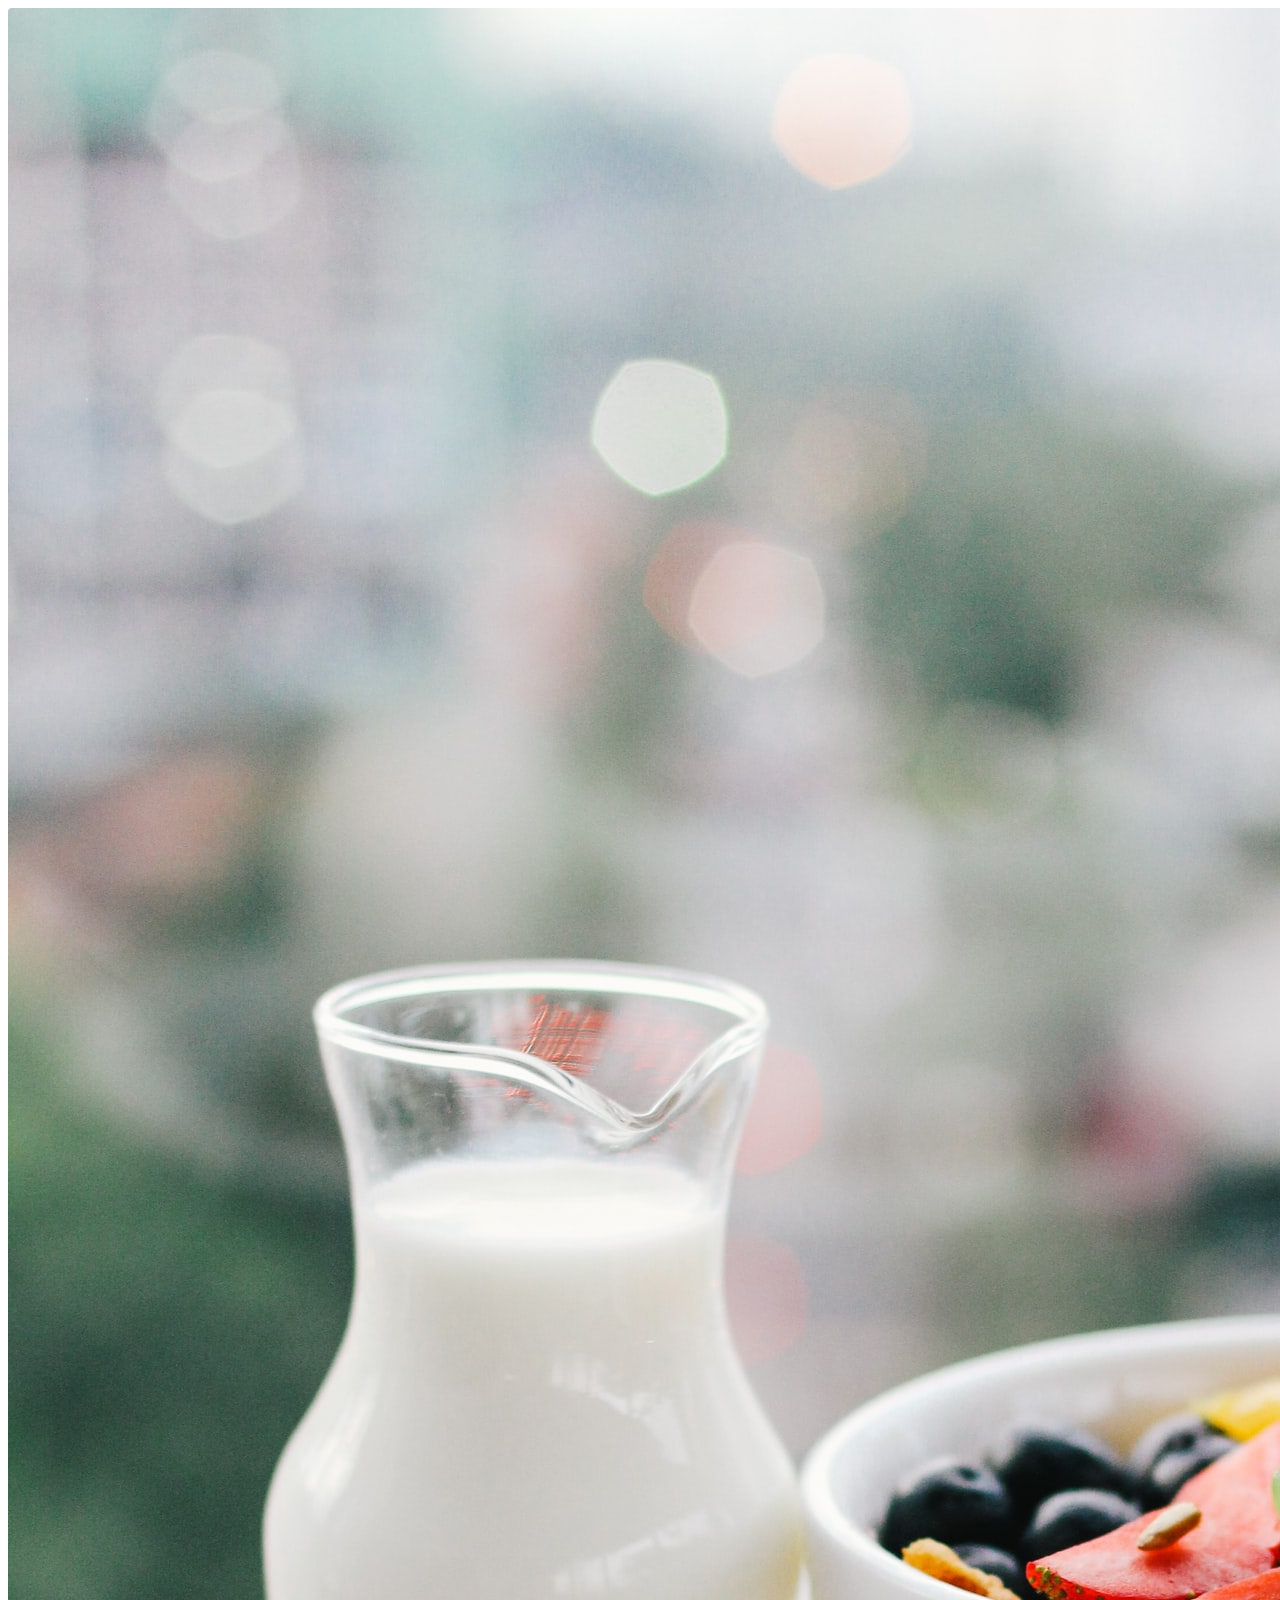
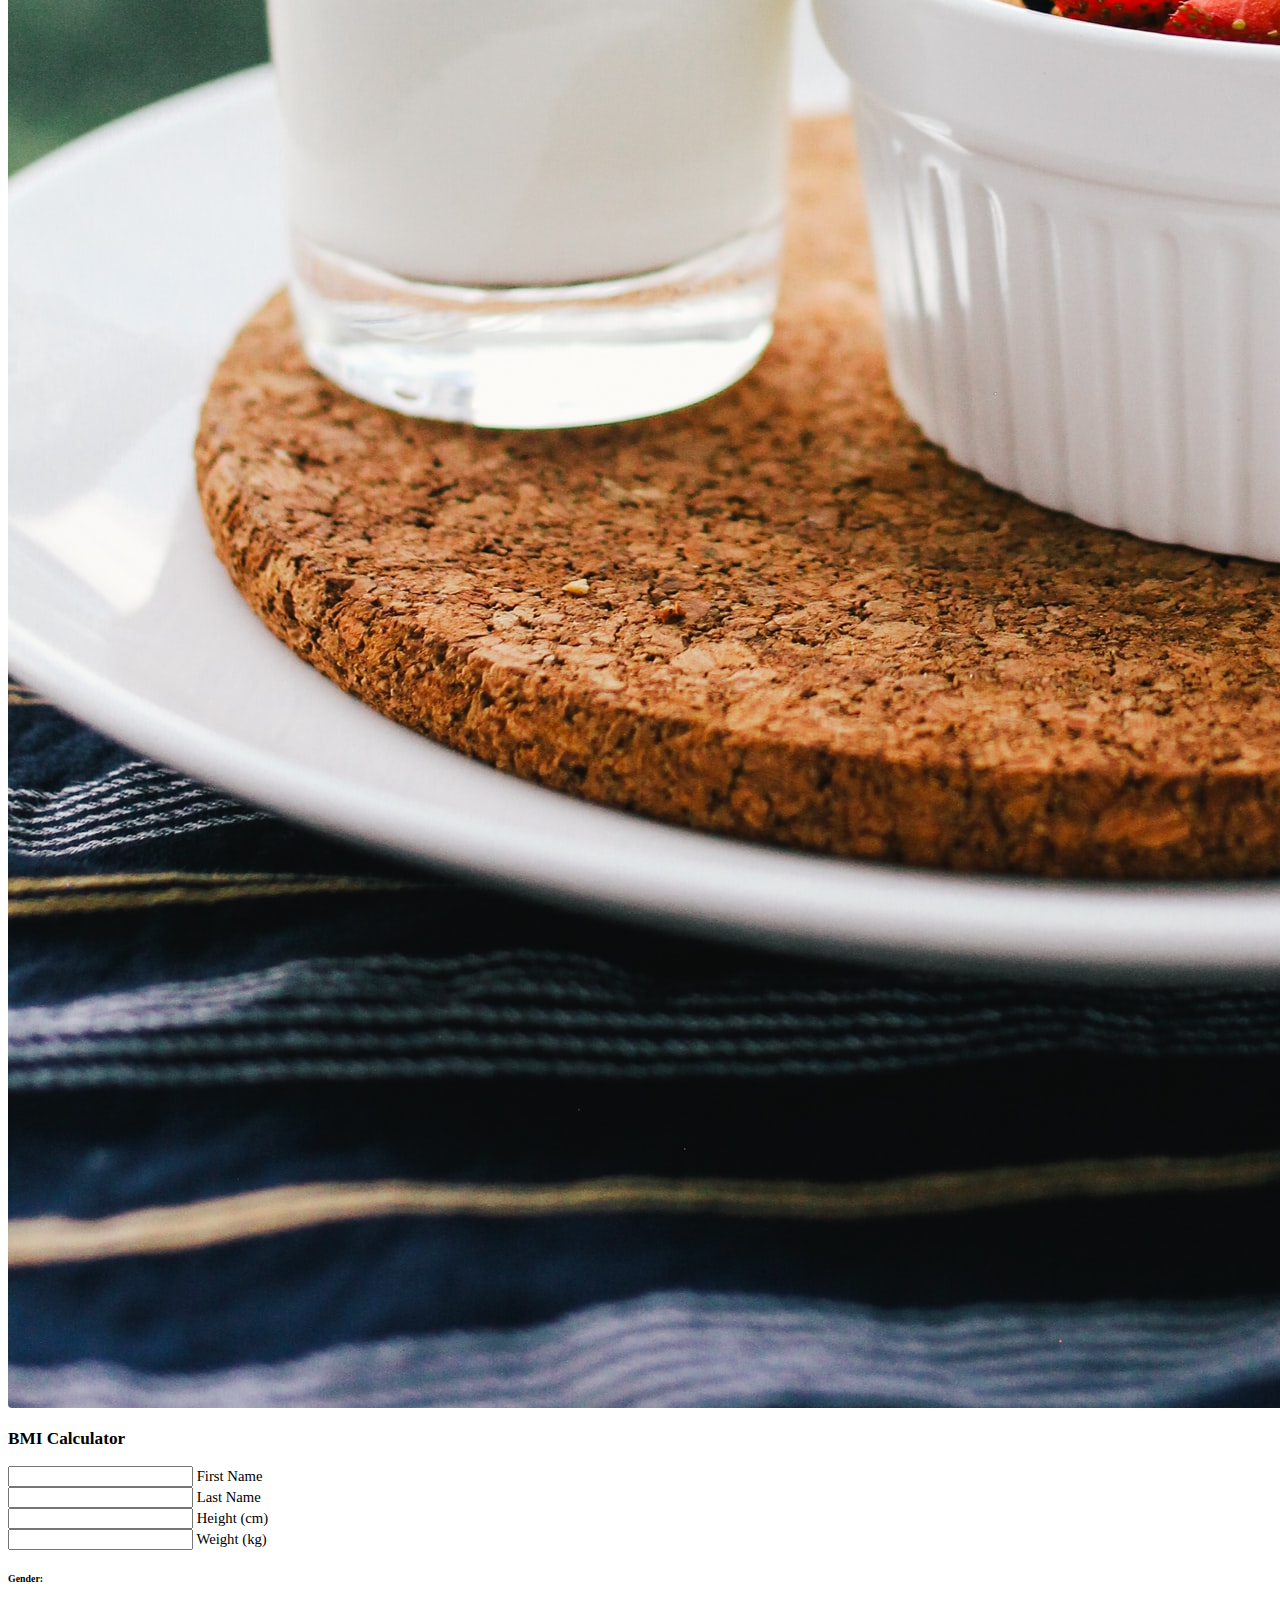
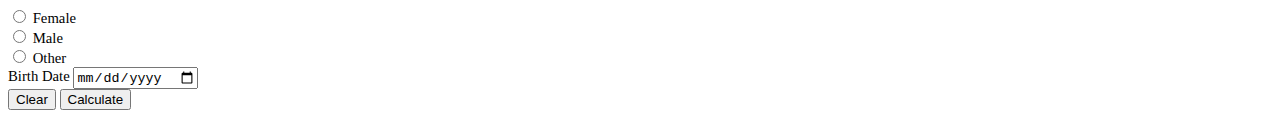
<file: index.html>
<!DOCTYPE html>
<html lang="en">

<head>
  <meta charset="UTF-8">
  <meta http-equiv="X-UA-Compatible" content="IE=edge">
  <meta name="viewport" content="width=device-width, initial-scale=1.0">
  <title>BMI Calculator</title>
  <link href="https://cdn.jsdelivr.net/npm/bootstrap@5.2.2/dist/css/bootstrap.min.css" rel="stylesheet"
    integrity="sha384-Zenh87qX5JnK2Jl0vWa8Ck2rdkQ2Bzep5IDxbcnCeuOxjzrPF/et3URy9Bv1WTRi" crossorigin="anonymous">
  <script src="https://cdn.jsdelivr.net/npm/bootstrap@5.2.2/dist/js/bootstrap.bundle.min.js"
    integrity="sha384-OERcA2EqjJCMA+/3y+gxIOqMEjwtxJY7qPCqsdltbNJuaOe923+mo//f6V8Qbsw3"
    crossorigin="anonymous"></script>
  <link rel="stylesheet" href="./css/main.css">
</head>

<body>
  <section class="vh-100 bg-dark">
    <div class="container py-1 h-100">
      <div class="row d-flex justify-content-center align-items-center h-100">
        <div class="col-8">
          <div class="card card-registration my-4">

            <form class="row g-0" id="userForm" method="POST">
              
              <div class="col-xl-6 d-none d-xl-block">
                <img
                  src="./images/fruits.jpg"
                  alt="Sample photo" class="img-fluid"
                  style="object-fit: cover; height: 100%; border-top-left-radius: .25rem; border-bottom-left-radius: .25rem;" />
              </div>
              <div class="col-xl-6">
                <div class="card-body p-md-5 text-black">
                  <h3 class="my-5 text-uppercase">BMI Calculator</h3>

                  <div class="row">
                    <div class="col-md-6 mb-2">
                      <div class="form-outline">
                        <input type="text" id="firstNameInput" class="form-control form-control-m" required />
                        <label class="form-label" for="firstNameInput">First Name</label>
                      </div>
                    </div>
                    <div class="col-md-6 mb-2">
                      <div class="form-outline">
                        <input type="text" id="lastNameInput" class="form-control form-control-m" required />
                        <label class="form-label" for="lastNameInput">Last Name</label>
                      </div>
                    </div>
                  </div>

                  <div class="row">
                    <div class="col-md-6 mb-3">
                      <div class="form-outline">
                        <input type="number" id="heightInput" class="form-control form-control-m" required />
                        <label class="form-label" for="heightInput">Height (cm)</label>
                      </div>
                    </div>
                    <div class="col-md-6 mb-3">
                      <div class="form-outline">
                        <input type="number" id="weightInput" class="form-control form-control-m" required />
                        <label class="form-label" for="weightInput">Weight (kg)</label>
                      </div>
                    </div>
                  </div>

                  <div class="d-md-flex justify-content-start align-items-center mb-2 py-2">

                    <h6 class="mb-0 me-4">Gender: </h6>

                    <div class="form-check form-check-inline mb-0 me-4">
                      <input class="form-check-input" type="radio" name="genderRadioOptions" id="femaleGender"
                        value="option1" />
                      <label class="form-check-label" for="femaleGender">Female</label>
                    </div>

                    <div class="form-check form-check-inline mb-0 me-4">
                      <input class="form-check-input" type="radio" name="genderRadioOptions" id="maleGender"
                        value="option2" />
                      <label class="form-check-label" for="maleGender">Male</label>
                    </div>

                    <div class="form-check form-check-inline mb-0">
                      <input class="form-check-input" type="radio" name="genderRadioOptions" id="otherGender"
                        value="option3" />
                      <label class="form-check-label" for="otherGender">Other</label>
                    </div>

                  </div>

                  <div class="row">
                    <div class="col-md-6 mb-4 mt-3">
                      <div class="form-outline">
                        <label class="form-label" for="birthDateInput">Birth Date</label>
                        <input type="date" id="birthDateInput" class="form-control form-control-m" required />
                      </div>
                    </div>
                  </div>

                  <div class="d-flex justify-content-end pt-3">
                    <button type="button" id="clearButton" class="btn btn-light btn-md">Clear</button>
                    <button type="submit" class="btn btn-warning btn-md ms-2">Calculate</button>
                  </div>

                </div>
              </div>
            </form>
        </div>
      </div>
    </div>
    </div>
  </section>
  <script src="./cookie-manager.js"></script>
  <script src="./index.js"></script>
</body>

</html>
</file>
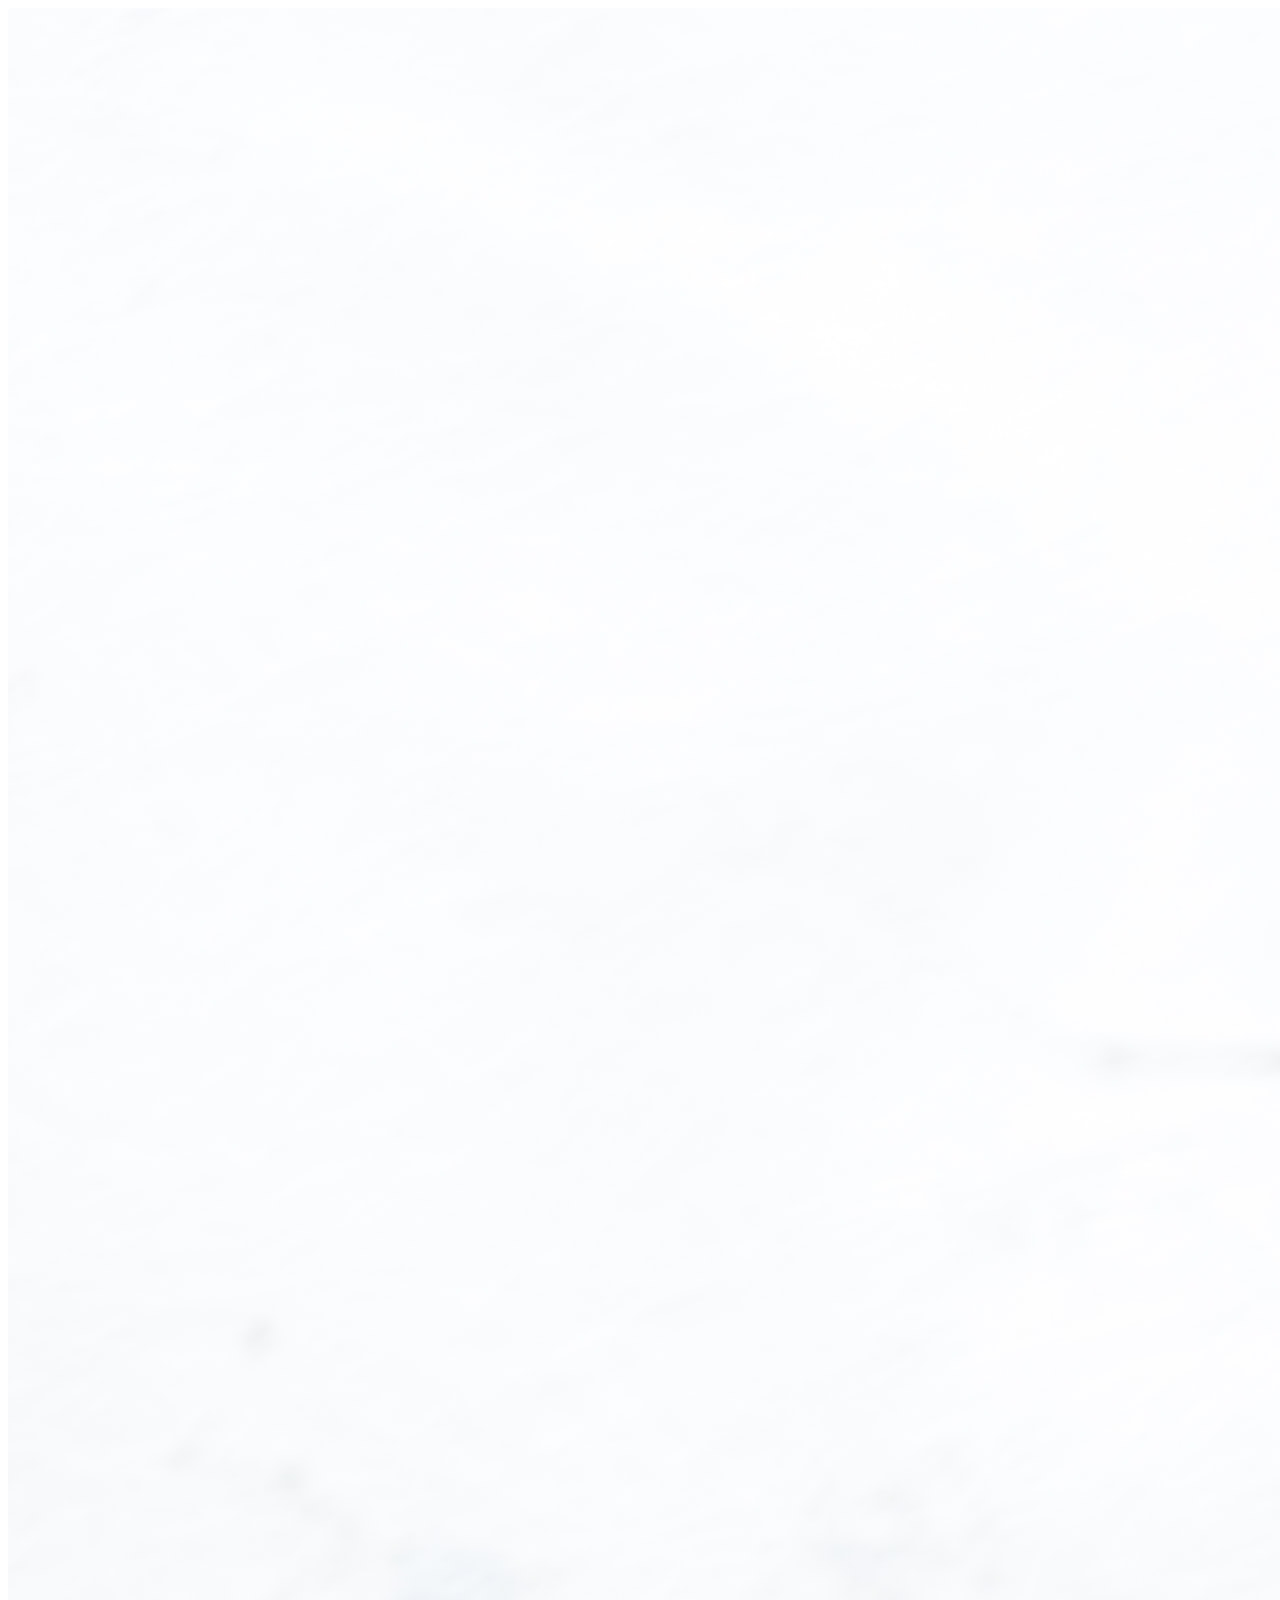
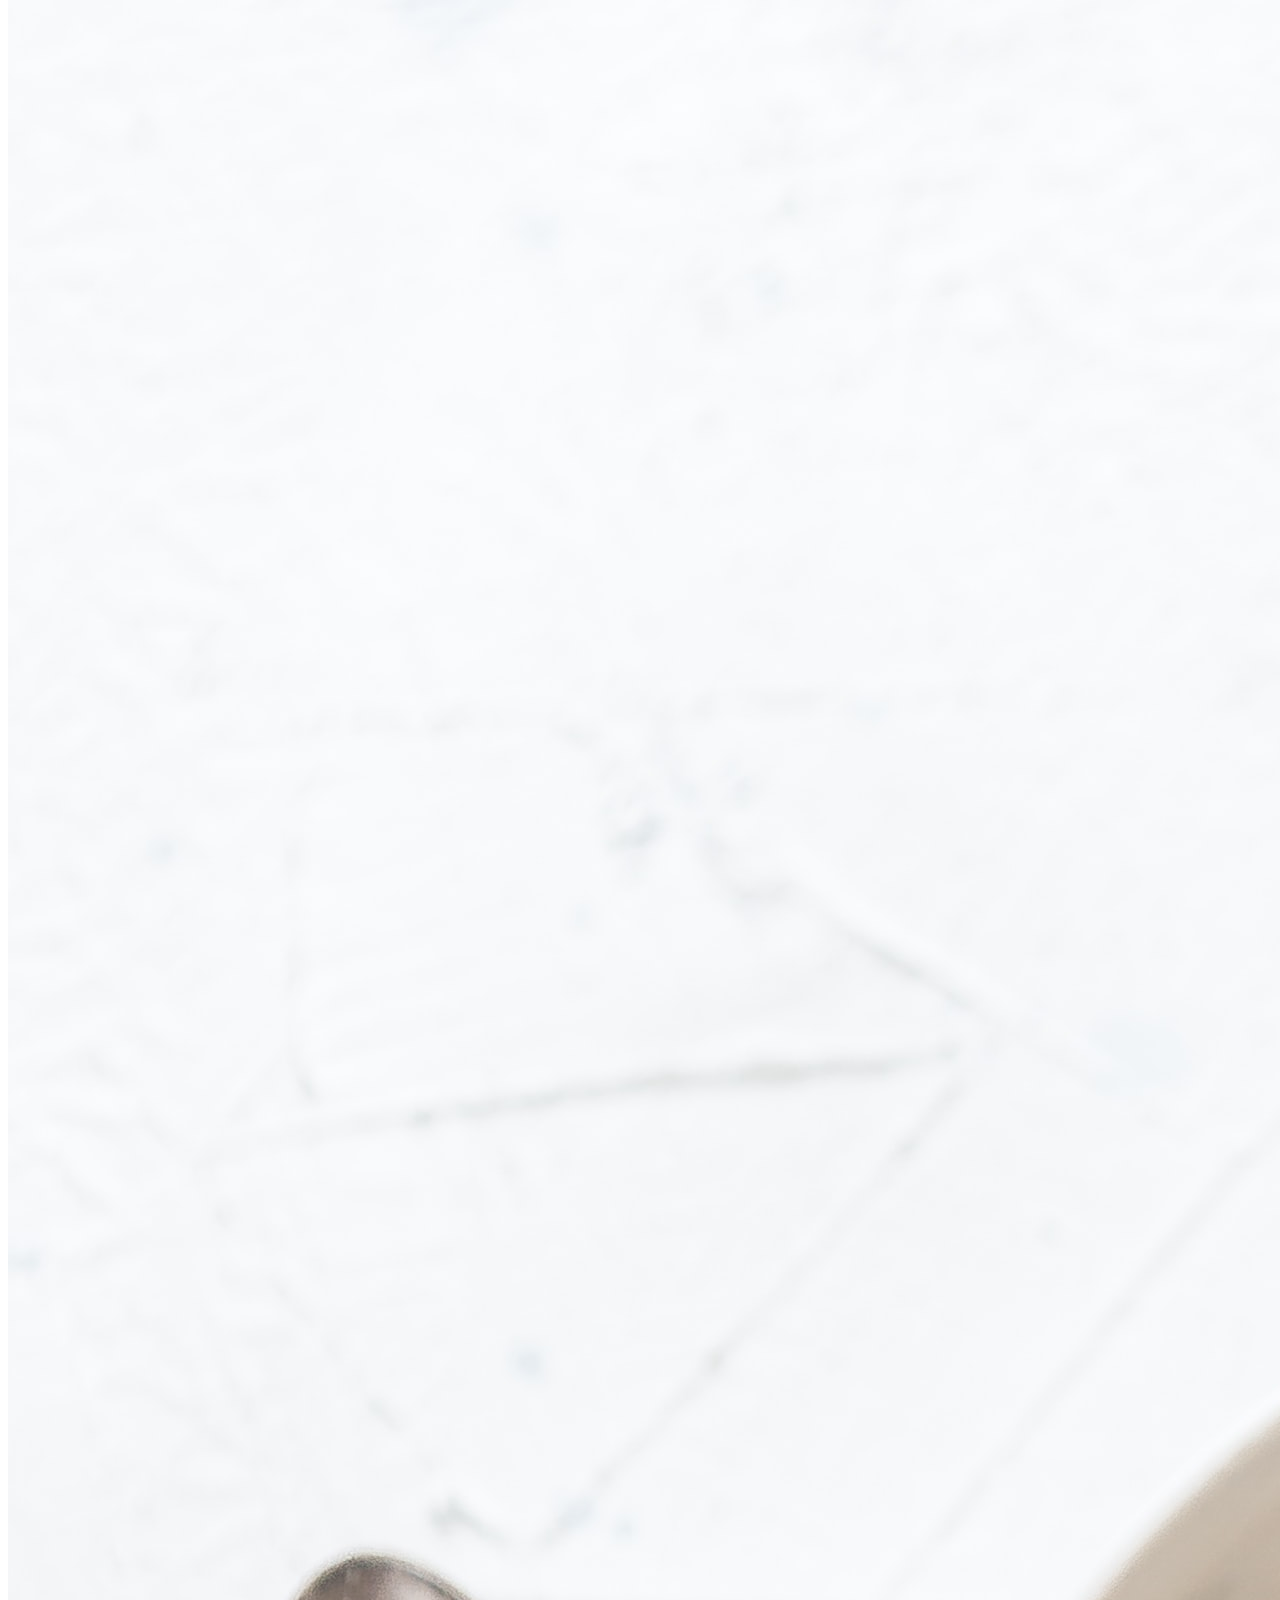
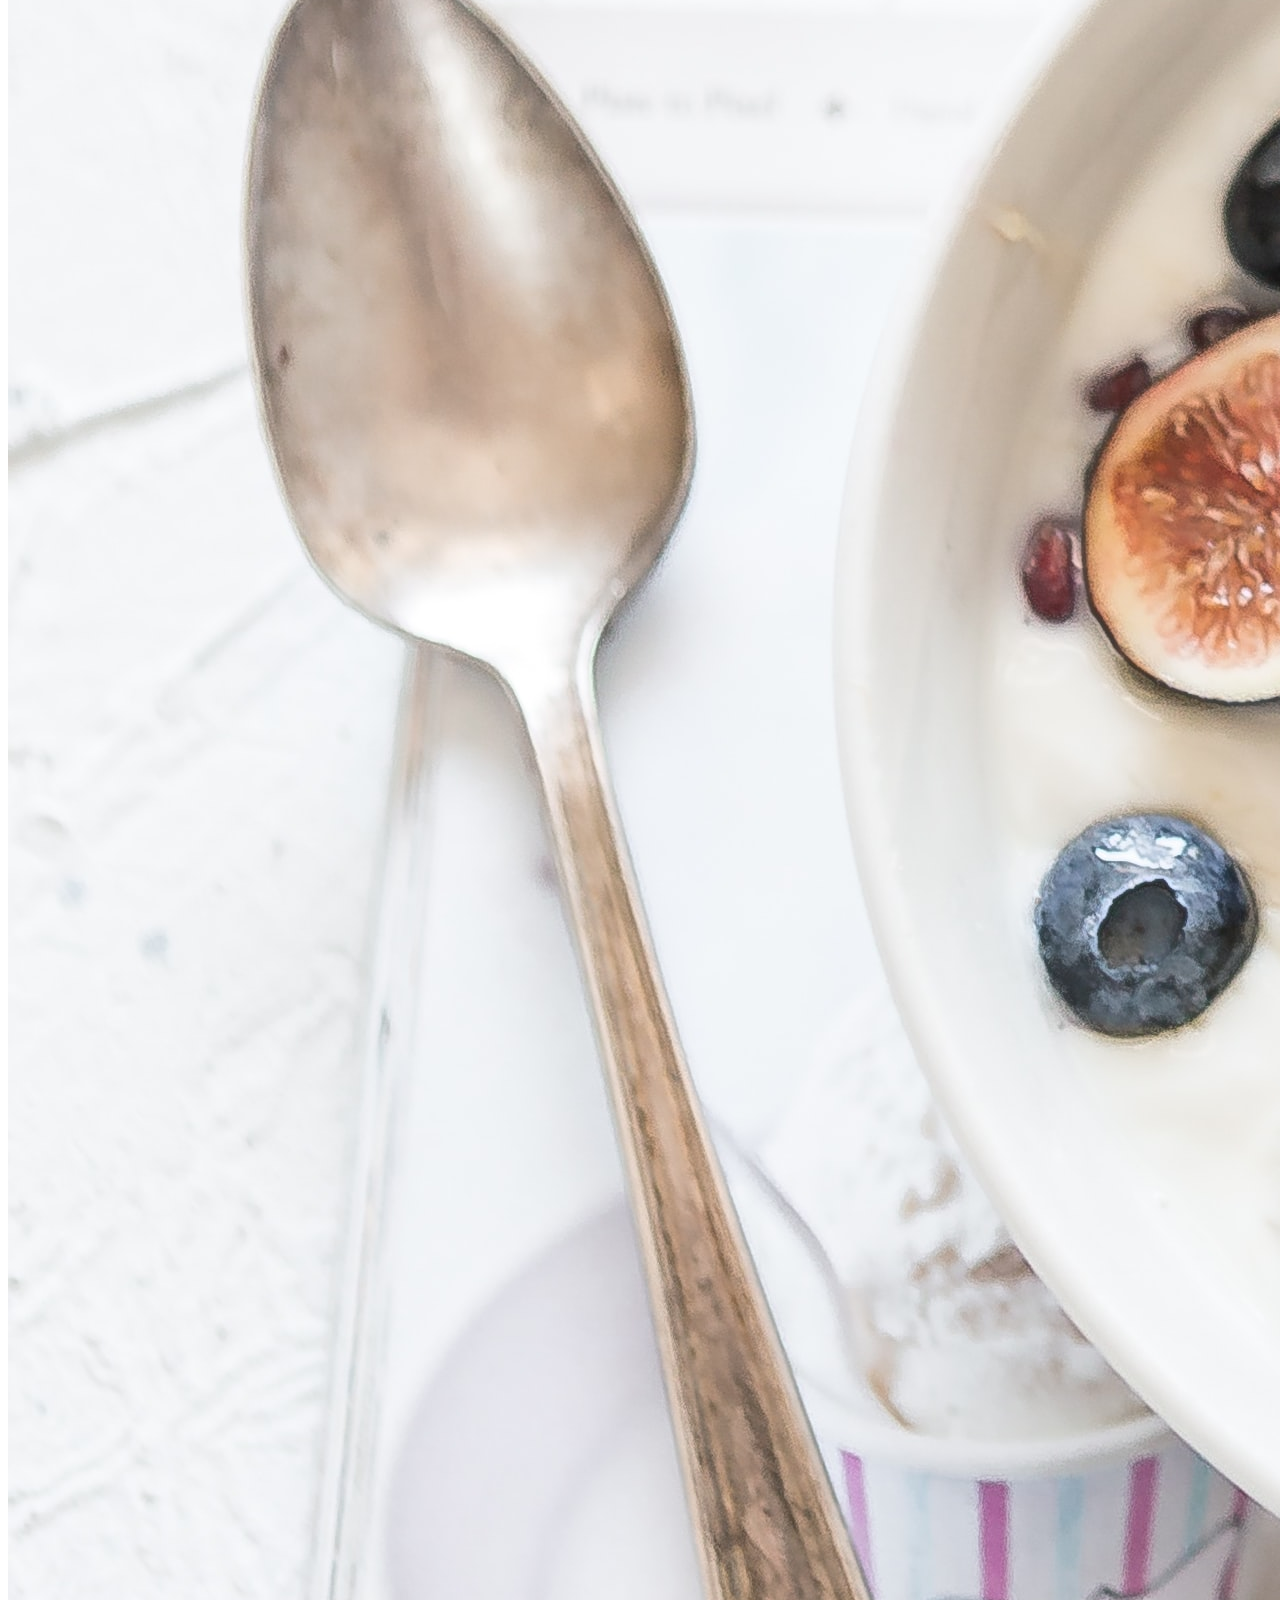
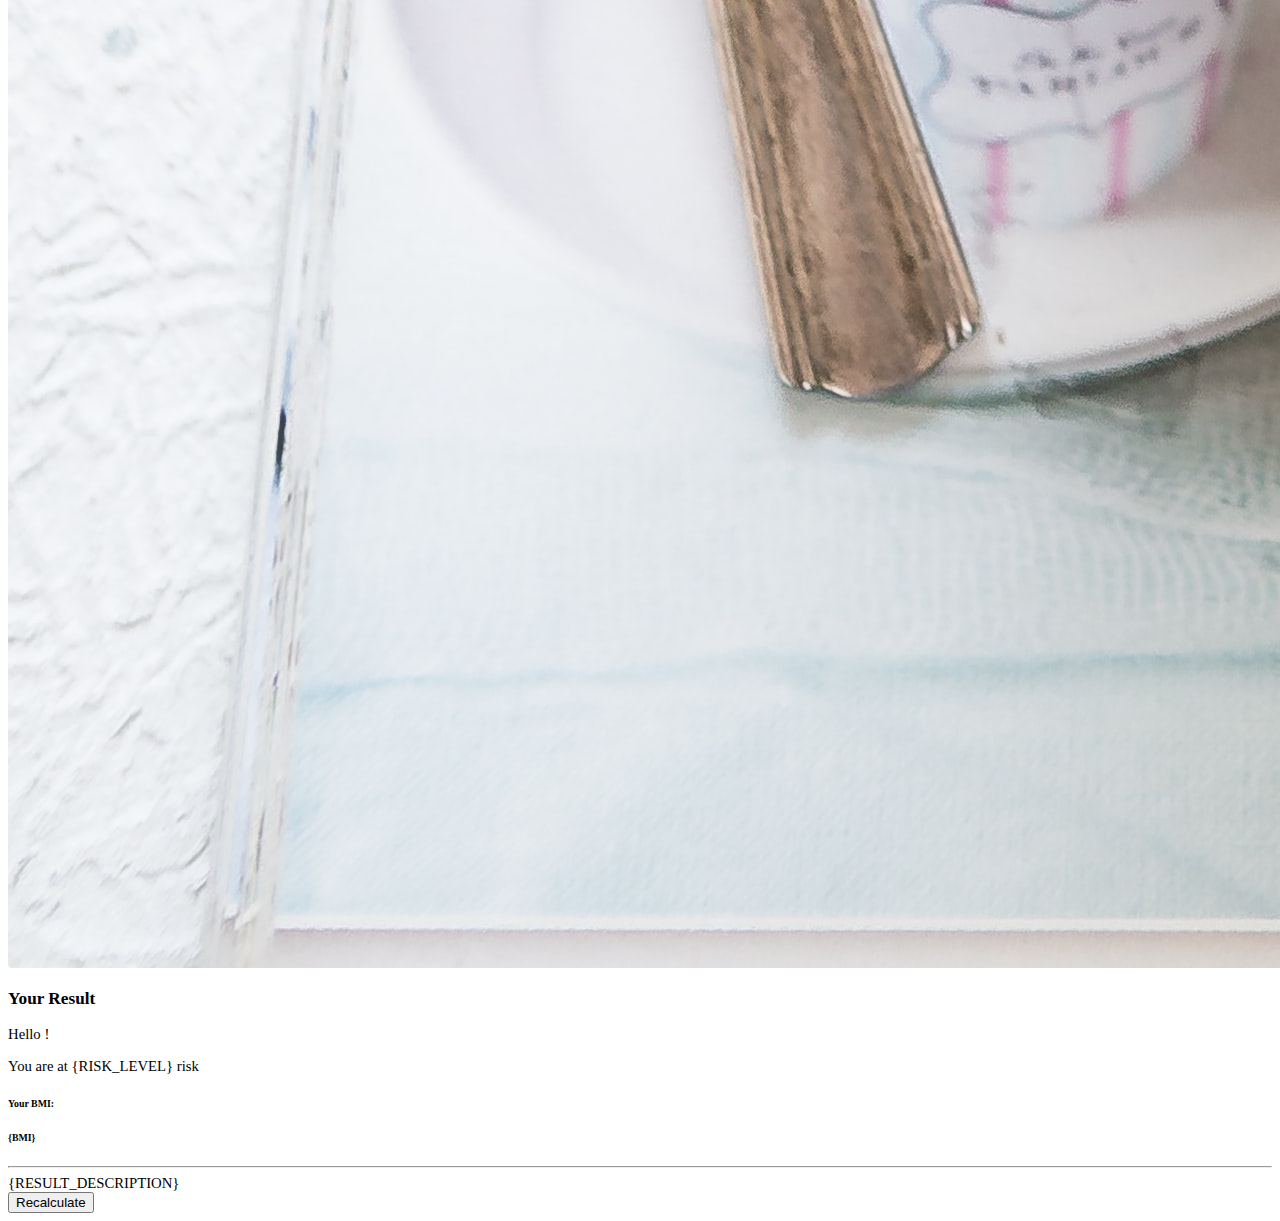
<file: result.html>
<!DOCTYPE html>
<html lang="en">

<head>
  <meta charset="UTF-8">
  <meta http-equiv="X-UA-Compatible" content="IE=edge">
  <meta name="viewport" content="width=device-width, initial-scale=1.0">
  <title>Result</title>
  <link href="https://cdn.jsdelivr.net/npm/bootstrap@5.2.2/dist/css/bootstrap.min.css" rel="stylesheet"
    integrity="sha384-Zenh87qX5JnK2Jl0vWa8Ck2rdkQ2Bzep5IDxbcnCeuOxjzrPF/et3URy9Bv1WTRi" crossorigin="anonymous">
  <script src="https://cdn.jsdelivr.net/npm/bootstrap@5.2.2/dist/js/bootstrap.bundle.min.js"
    integrity="sha384-OERcA2EqjJCMA+/3y+gxIOqMEjwtxJY7qPCqsdltbNJuaOe923+mo//f6V8Qbsw3"
    crossorigin="anonymous"></script>
  <link rel="stylesheet" href="./css/main.css">
</head>

<body>
  <script src="./cookie-manager.js"></script>
  <script src="./result.js"></script>

  <section class="vh-100 bg-dark">
    <div class="container py-1 h-100">
      <div class="row d-flex justify-content-center align-items-center h-100">
        <div class="col-8">
          <div class="card card-registration my-4">

            <form class="row g-0" method="POST">
              
              <div class="col-xl-6 d-none d-xl-block">
                <img
                  src="./images/healthy-food.jpg"
                  alt="Sample photo" class="img-fluid"
                  style="object-fit: cover; height: 100%; border-top-left-radius: .25rem; border-bottom-left-radius: .25rem;" />
              </div>
              <div class="col-xl-6">
                <div class="card-body p-md-5 text-black">
                  <h3 class="my-5 text-uppercase">Your Result</h3>

                  <p class="mb-4 h4" id="introSentence">Hello {name} {surname}</p>

                  <div  class="mt-2" id="riskText">You are at {RISK_LEVEL} risk</div>

                  <div class="mt-1 mb-4 d-flex">
                    <h6 class="me-4">Your BMI: </h6>
                    <h6 id="bmiText">{BMI}</h6>
                  </div>

                  <hr>

                  <div class="mt-4 mb-5" id="descriptionText">{RESULT_DESCRIPTION}</div>

                  <div class="d-flex justify-content-end pt-3">
                    <button type="submit" id="recalculateButton" class="btn btn-warning btn-md ms-2">Recalculate</button>
                  </div>

                </div>
              </div>
            </form>
        </div>
      </div>
    </div>
    </div>
  </section>
</body>

</html>
</file>
<file: css/main.css>
body {
  font-size: 0.92rem;
}
</file>
